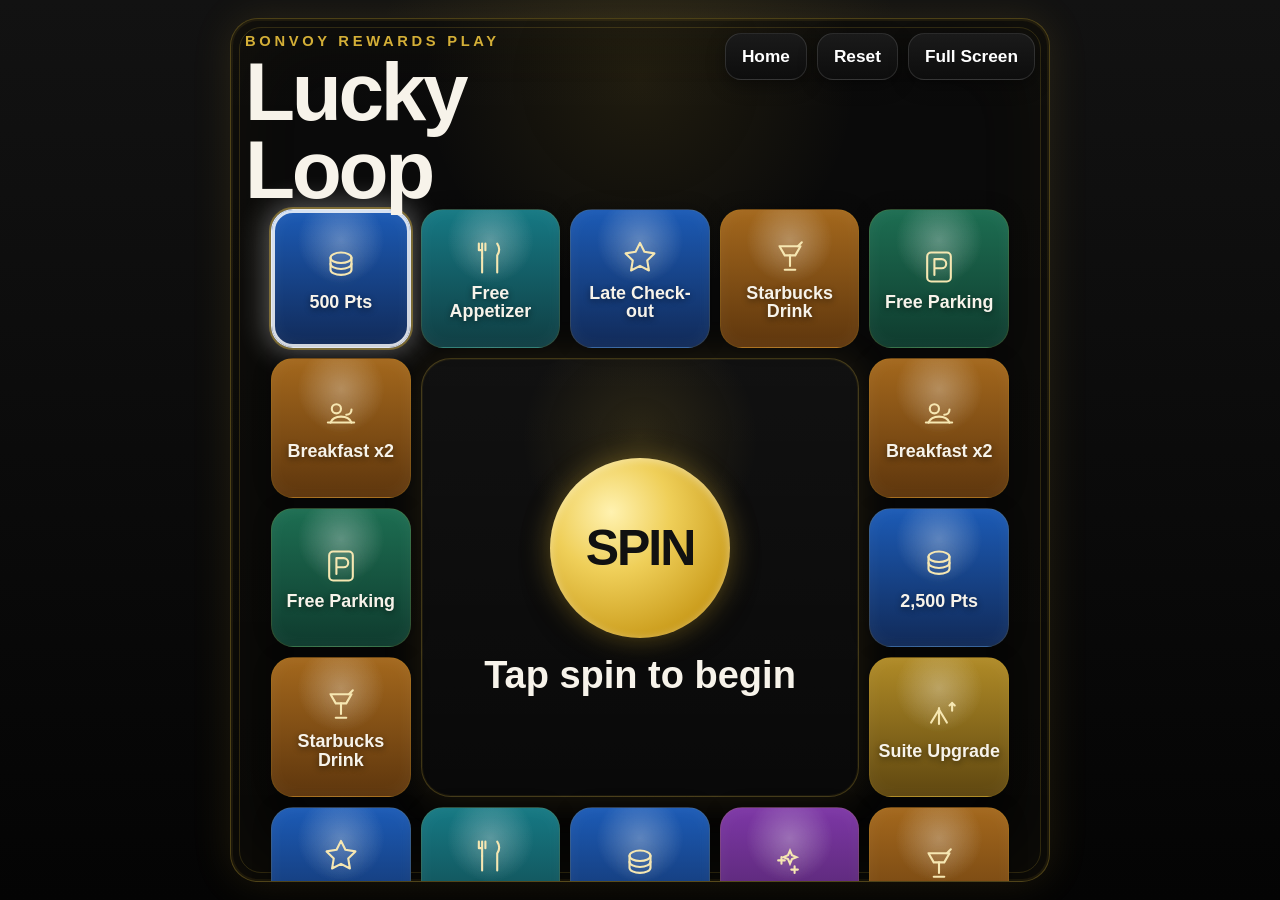
<file: lucky-loop.html>
<!DOCTYPE html>
<html lang="en"><head><meta charset="UTF-8"><meta name="viewport" content="width=device-width, initial-scale=1.0"><title>Lucky Loop</title>
<style>
:root{--gold:#d4af37;--gold2:#f1df93;--text:#f7f3ea;--muted:#d0c7b7}*{box-sizing:border-box}html,body{height:100%;margin:0}body{font-family:Arial,Helvetica,sans-serif;color:var(--text);background:radial-gradient(circle at 50% 10%, rgba(212,175,55,.14), transparent 26%),linear-gradient(180deg,#121212 0%,#040404 100%);overflow:hidden}.screen{min-height:100%;padding:10px;display:grid;place-items:center}.frame{width:min(96vw,820px);height:min(96vh,1480px);border-radius:28px;border:1px solid rgba(212,175,55,.34);box-shadow:0 0 0 2px rgba(212,175,55,.08) inset,0 0 40px rgba(212,175,55,.12),inset 0 0 90px rgba(212,175,55,.05);background:radial-gradient(circle at 50% 7%, rgba(212,175,55,.11), transparent 24%),linear-gradient(180deg, rgba(255,255,255,.02), rgba(255,255,255,0)),#060606;position:relative;overflow:hidden;padding:14px 14px 18px;display:grid;grid-template-rows:auto 1fr auto}.frame:before{content:'';position:absolute;inset:8px;border-radius:22px;border:1px solid rgba(212,175,55,.18);pointer-events:none}.top{display:flex;justify-content:space-between;align-items:flex-start;gap:12px;z-index:2}.eyebrow{color:var(--gold);font-weight:800;letter-spacing:.25em;text-transform:uppercase;font-size:clamp(12px,1.15vw,18px);margin-bottom:4px}.title{margin:0;line-height:.95;letter-spacing:-.04em;font-size:clamp(44px,6.4vw,84px);font-weight:900}.controls{display:flex;gap:10px;flex-wrap:wrap;justify-content:flex-end}.btn{border:1px solid rgba(255,255,255,.12);background:linear-gradient(180deg,#1a1a1a,#0d0d0d);color:#fff;border-radius:16px;padding:12px 16px;font-weight:800;font-size:clamp(14px,1.35vw,22px);cursor:pointer;box-shadow:0 6px 18px rgba(0,0,0,.35)}.main{display:grid;grid-template-rows:1fr auto;align-items:center;justify-items:center;gap:10px}.board{width:min(92vw,82vh);height:min(92vw,82vh);display:grid;grid-template-columns:repeat(5,1fr);grid-template-rows:repeat(5,1fr);gap:10px}.tile{position:relative;border-radius:22px;overflow:hidden;border:1px solid rgba(212,175,55,.16);box-shadow:inset 0 0 18px rgba(255,255,255,.05),0 0 18px rgba(0,0,0,.28);padding:8px;display:grid;place-items:center;text-align:center}.tile:before{content:'';position:absolute;inset:0;background:radial-gradient(circle at 50% 22%, rgba(255,255,255,.16), transparent 34%);pointer-events:none}.tile .inner{display:grid;justify-items:center;align-content:center;gap:5px;position:relative;z-index:2}.tile .icon{width:42px;height:42px;color:#f6e7b2;filter:drop-shadow(0 0 10px rgba(246,231,178,.15))}.tile .label{font-weight:900;line-height:1.02;font-size:clamp(11px,1.4vw,18px);text-shadow:0 2px 6px rgba(0,0,0,.48)}.tile.active{border-color:rgba(255,255,255,.9);box-shadow:0 0 0 3px rgba(255,255,255,.82) inset,0 0 0 2px rgba(212,175,55,.45),0 0 28px 6px rgba(255,255,255,.32),inset 0 0 18px rgba(255,255,255,.08),0 0 18px rgba(0,0,0,.28);animation:pulse .85s infinite}@keyframes pulse{0%,100%{transform:scale(1)}50%{transform:scale(1.03)}}.center{grid-column:2/span 3;grid-row:2/span 3;border-radius:30px;display:grid;place-items:center;text-align:center;padding:10px;background:radial-gradient(circle at 50% 18%, rgba(212,175,55,.14), transparent 28%), linear-gradient(180deg, rgba(255,255,255,.03), rgba(255,255,255,0)), #090909;border:1px solid rgba(212,175,55,.28);box-shadow:0 0 0 1px rgba(212,175,55,.08) inset,0 0 40px rgba(212,175,55,.12)}.action-btn{width:min(26vw,180px);height:min(26vw,180px);min-width:120px;min-height:120px;border:none;border-radius:50%;font-size:clamp(28px,4vw,50px);font-weight:900;letter-spacing:-.04em;cursor:pointer;color:#111;background:radial-gradient(circle at 34% 30%, #fff2b0 0%, #efcf59 34%, #c99a19 78%, #9a7410 100%);box-shadow:0 0 28px rgba(212,175,55,.42), inset 0 2px 10px rgba(255,255,255,.45), 0 10px 30px rgba(0,0,0,.45)}.action-btn.stop{background:radial-gradient(circle at 34% 30%, #ffb8b8 0%, #ef6464 34%, #ad2727 78%, #621010 100%);color:#fff;box-shadow:0 0 28px rgba(220,80,80,.34), inset 0 2px 10px rgba(255,255,255,.25), 0 10px 30px rgba(0,0,0,.45)}.status{text-align:center}.mini{color:var(--gold);font-weight:800;letter-spacing:.28em;text-transform:uppercase;font-size:clamp(11px,1vw,16px);margin-bottom:4px}.headline{font-size:clamp(34px,5.7vw,74px);font-weight:900;line-height:.92;margin:0 12px;text-shadow:0 3px 12px rgba(0,0,0,.45)}.sub{color:var(--muted);font-size:clamp(15px,1.8vw,26px);margin-top:10px}.footer{display:grid;justify-items:center;gap:10px;padding-bottom:2px}.footer img{max-width:min(60vw,420px);width:100%;height:auto;opacity:.96}.footer-note{font-size:clamp(12px,1.15vw,18px);color:#d6d0c3;text-align:center}.overlay{position:absolute;inset:0;background:rgba(0,0,0,.86);display:none;align-items:center;justify-content:center;padding:28px;z-index:40}.overlay.show{display:flex}.overlay-card{width:min(90%, 920px);border-radius:34px;border:1px solid rgba(212,175,55,.36);background:radial-gradient(circle at 50% 22%, rgba(212,175,55,.18), transparent 34%), linear-gradient(180deg, rgba(255,255,255,.03), rgba(255,255,255,0)), #080808;box-shadow:0 0 0 1px rgba(212,175,55,.08) inset,0 0 40px rgba(212,175,55,.16);padding:42px 28px;text-align:center;position:relative;overflow:hidden}.overlay-icon{width:92px;height:92px;margin:0 auto 18px;color:var(--gold2)}.winner{font-size:clamp(48px,10vw,142px);font-weight:900;line-height:.88;margin:0;letter-spacing:-.04em;text-shadow:0 0 18px rgba(255,245,200,.18)}.congrats{color:var(--gold2);font-size:clamp(24px,3.1vw,48px);font-weight:900;letter-spacing:.26em;text-transform:uppercase;margin-top:14px}.prize{font-size:clamp(34px,6vw,84px);font-weight:900;line-height:1;margin-top:24px}.returning{color:#ddd5c9;font-size:clamp(18px,2.2vw,30px);margin-top:18px}.confetti-wrap{position:absolute;inset:0;pointer-events:none;overflow:hidden;z-index:100}.confetti{position:absolute;top:-20px;width:10px;height:18px;border-radius:3px;opacity:.9;animation:fall linear forwards}@keyframes fall{to{transform:translateY(120vh) rotate(720deg);opacity:.92}}.accent-blue{background:radial-gradient(circle at 50% 22%, rgba(255,255,255,.16), transparent 34%),linear-gradient(180deg,#1c5bb6,#112a58)}.accent-teal{background:radial-gradient(circle at 50% 22%, rgba(255,255,255,.16), transparent 34%),linear-gradient(180deg,#167984,#103e43)}.accent-amber{background:radial-gradient(circle at 50% 22%, rgba(255,255,255,.16), transparent 34%),linear-gradient(180deg,#a4681d,#5e360d)}.accent-plum{background:radial-gradient(circle at 50% 22%, rgba(255,255,255,.16), transparent 34%),linear-gradient(180deg,#7d37a6,#48215e)}.accent-emerald{background:radial-gradient(circle at 50% 22%, rgba(255,255,255,.16), transparent 34%),linear-gradient(180deg,#1d6e52,#0f3b2e)}.accent-gold{background:radial-gradient(circle at 50% 22%, rgba(255,255,255,.16), transparent 34%),linear-gradient(180deg,#b08b27,#5f4710)} svg{width:100%;height:100%}
</style></head><body>
<div class="screen"><div class="frame"><div class="top"><div><div class="eyebrow">Bonvoy Rewards Play</div><h1 class="title">Lucky<br>Loop</h1></div><div class="controls"><button class="btn" id="homeBtn">Home</button><button class="btn" id="resetBtn">Reset</button><button class="btn" id="fsBtn">Full Screen</button></div></div><div class="main"><div id="board" class="board"></div><div class="status"><div class="mini">Lucky Loop</div><div id="headline" class="headline">Tap spin to begin</div><div id="sub" class="sub">Stop the loop to reveal the prize</div></div></div><div class="footer"><img src="BONVOY_LOGO_2C_REV_RGB.png" alt="Marriott Bonvoy"><div id="footerNote" class="footer-note">Ready to play</div></div><div id="overlay" class="overlay"><div class="overlay-card"><div id="overlayIcon" class="overlay-icon"></div><h2 class="winner">WINNER</h2><div class="congrats">Congratulations</div><div id="overlayPrize" class="prize">Prize</div><div class="returning" data-return-text>Returning in 6s</div></div></div></div></div>
<script>
const PRIZE_CSV="https://docs.google.com/spreadsheets/d/e/2PACX-1vSghLINBiTIV-kBxQ1W5tHwMFTdJg_8SS5ut_EcagFvcszr0FLLUmV8k5gQUR7YKA/pub?gid=966349411&single=true&output=csv";const SETTINGS_KEY='bonvoyRewardsPlaySettingsV2';const DEFAULT_SETTINGS={soundOn:true,popupSeconds:6,afterWinAction:'menu',luckyLoopRandomPath:false};function getSettings(){try{return Object.assign({},DEFAULT_SETTINGS,JSON.parse(localStorage.getItem(SETTINGS_KEY)||'{}'))}catch{return {...DEFAULT_SETTINGS}}}function parseCsvLine(line){const r=[];let c='',q=false;for(let i=0;i<line.length;i++){const ch=line[i],n=line[i+1];if(ch==='"'){if(q&&n==='"'){c+='"';i++}else q=!q}else if(ch===','&&!q){r.push(c.trim());c=''}else c+=ch}r.push(c.trim());return r}function normalize(s){return String(s||'').trim().toLowerCase()}function shortenPrize(label){return String(label).replace(/\bPoints\b/ig,'Pts').replace(/\bBreakfast for Two\b/ig,'Breakfast x2').replace(/\bGift Shop Snack\/Drink\b/ig,'Gift Shop').replace(/\bLate Checkout\b/ig,'Late Check-out').replace(/\s+/g,' ').trim()}function inferIconKey(label){const s=normalize(label);if(s.includes('point'))return'points';if(s.includes('appetizer')||s.includes('dining')||s.includes('dessert'))return'dining';if(s.includes('drink')||s.includes('voucher')||s.includes('bar'))return'drink';if(s.includes('coffee')||s.includes('starbucks'))return'coffee';if(s.includes('breakfast'))return'breakfast';if(s.includes('parking'))return'parking';if(s.includes('club'))return'mclub';if(s.includes('upgrade')||s.includes('suite'))return'upgrade';if(s.includes('gift')||s.includes('snack box'))return'gift';if(s.includes('spin again')||s.includes('double'))return'bonus';if(s.includes('surprise')||s.includes('mystery'))return'surprise';return'star'}function inferAccent(label){const s=normalize(label);if(s.includes('point'))return'blue';if(s.includes('appetizer')||s.includes('dining'))return'teal';if(s.includes('drink')||s.includes('coffee')||s.includes('breakfast')||s.includes('dessert'))return'amber';if(s.includes('parking'))return'emerald';if(s.includes('club')||s.includes('upgrade')||s.includes('suite'))return'gold';if(s.includes('spin again')||s.includes('double'))return'plum';return'blue'}async function loadPrizeMaster(){const fb=['500 Points','Free Appetizer','Late Checkout','Starbucks Drink','Free Parking','Breakfast for Two','2,500 Points','Suite Upgrade','Gift Shop Snack/Drink','Spin Again'].map(label=>({label,short:shortenPrize(label),icon:inferIconKey(label),accent:inferAccent(label)}));try{const res=await fetch(PRIZE_CSV,{cache:'no-store'});const txt=await res.text();const lines=txt.replace(/^\uFEFF/,'').trim().split(/\r?\n/).filter(Boolean);if(!lines.length)return fb;const headers=parseCsvLine(lines[0]).map(normalize);const iActive=headers.indexOf('active'),iLabel=headers.indexOf('prize label');const out=[];for(const line of lines.slice(1)){const cols=parseCsvLine(line);const active=iActive>=0?normalize(cols[iActive]):'yes';const label=(cols[iLabel>=0?iLabel:1]||cols[0]||'').trim();if(!label)continue;if(iActive>=0&&!['yes','true','1','y'].includes(active))continue;out.push({label,short:shortenPrize(label),icon:inferIconKey(label),accent:inferAccent(label)})}return out.length?out:fb}catch{return fb}}function fullScreenToggle(){if(!document.fullscreenElement)document.documentElement.requestFullscreen().catch(()=>{});else document.exitFullscreen().catch(()=>{})}function iconSvg(key){const common='viewBox="0 0 64 64" aria-hidden="true"';const i={points:`<svg ${common}><g fill="none" stroke="currentColor" stroke-width="3.2" stroke-linecap="round" stroke-linejoin="round"><ellipse cx="32" cy="18" rx="16" ry="8"/><path d="M16 18v18c0 4.4 7.2 8 16 8s16-3.6 16-8V18"/><path d="M16 27c0 4.4 7.2 8 16 8s16-3.6 16-8"/></g></svg>`,star:`<svg ${common}><path fill="none" stroke="currentColor" stroke-width="3.2" stroke-linejoin="round" d="M32 9l6.7 13.6L54 25l-11 10.7 2.6 15.3L32 44l-13.6 7 2.6-15.3L10 25l15.3-2.4z"/></svg>`,gift:`<svg ${common}><g fill="none" stroke="currentColor" stroke-width="3.2" stroke-linecap="round" stroke-linejoin="round"><rect x="12" y="24" width="40" height="26" rx="4"/><path d="M32 24v26M12 33h40"/><path d="M32 24s-11-2-11-8c0-3 2.4-5 5.4-5 4.2 0 5.6 5.2 5.6 5.2S33.4 11 37.6 11C40.6 11 43 13 43 16c0 6-11 8-11 8z"/></g></svg>`,surprise:`<svg ${common}><g fill="none" stroke="currentColor" stroke-width="3.2" stroke-linecap="round"><path d="M32 11v14M32 39v14M11 32h14M39 32h14"/><path d="M18 18l6 6M40 40l6 6M46 18l-6 6M24 40l-6 6"/></g></svg>`,dining:`<svg ${common}><g fill="none" stroke="currentColor" stroke-width="3.2" stroke-linecap="round" stroke-linejoin="round"><path d="M20 10v22M15 10v10M20 20h-5M25 10v10"/><path d="M43 10c4 6 4 12 0 18v26"/><path d="M20 32v22"/></g></svg>`,drink:`<svg ${common}><g fill="none" stroke="currentColor" stroke-width="3.2" stroke-linecap="round" stroke-linejoin="round"><path d="M16 14h32l-8 14H24z"/><path d="M32 28v16"/><path d="M24 50h16"/><path d="M44 14l6-6"/></g></svg>`,coffee:`<svg ${common}><g fill="none" stroke="currentColor" stroke-width="3.2" stroke-linecap="round" stroke-linejoin="round"><path d="M16 22h26v14a10 10 0 0 1-10 10H26a10 10 0 0 1-10-10z"/><path d="M42 25h4a7 7 0 0 1 0 14h-4"/><path d="M22 12c0 4 4 4 4 8M30 12c0 4 4 4 4 8"/></g></svg>`,breakfast:`<svg ${common}><g fill="none" stroke="currentColor" stroke-width="3.2" stroke-linecap="round" stroke-linejoin="round"><path d="M16 42c5-12 27-12 32 0"/><path d="M12 42h40"/><path d="M25 28a7 7 0 1 1 0-14 7 7 0 0 1 0 14z"/><path d="M40 30c5 0 8-3.4 8-8"/></g></svg>`,parking:`<svg ${common}><g fill="none" stroke="currentColor" stroke-width="3.2" stroke-linecap="round" stroke-linejoin="round"><rect x="14" y="10" width="36" height="44" rx="6"/><path d="M25 44V20h11a7 7 0 0 1 0 14H25"/></g></svg>`,mclub:`<svg ${common}><path fill="none" stroke="currentColor" stroke-width="3.2" stroke-linecap="round" stroke-linejoin="round" d="M12 46h40l-4-24-12 10-8-14-8 14-8-10z"/></svg>`,upgrade:`<svg ${common}><g fill="none" stroke="currentColor" stroke-width="3.2" stroke-linecap="round" stroke-linejoin="round"><path d="M20 42l12-20 12 20"/><path d="M32 20v24"/><path d="M48 16l4-4m0 0l4 4m-4-4v12"/></g></svg>`,bonus:`<svg ${common}><g fill="none" stroke="currentColor" stroke-width="3.2" stroke-linecap="round"><path d="M19 20v10M14 25h10M39 34v10M34 39h10"/><path d="M32 10l3 7 7 3-7 3-3 7-3-7-7-3 7-3z"/></g></svg>`};return i[key]||i.star}function confettiBurst(target){const wrap=document.createElement('div');wrap.className='confetti-wrap';for(let i=0;i<80;i++){const p=document.createElement('span');p.className='confetti';p.style.left=Math.random()*100+'%';p.style.animationDelay=(Math.random()*.35)+'s';p.style.animationDuration=(1.8+Math.random()*1.1)+'s';p.style.background=['#d4af37','#f1df93','#b07a1c','#1d5e90','#1f766a','#7b38a3'][Math.floor(Math.random()*6)];wrap.appendChild(p)}target.appendChild(wrap);setTimeout(()=>wrap.remove(),3400)}function scheduleAfterWin(closeFn){const s=getSettings();let r=Math.max(1,Number(s.popupSeconds)||6);const el=document.querySelector('[data-return-text]');if(el)el.textContent=`${s.afterWinAction==='menu'?'Returning to menu':'Returning to game'} in ${r}s`;const t=setInterval(()=>{r--;if(r<=0){clearInterval(t);closeFn()}else if(el)el.textContent=`${s.afterWinAction==='menu'?'Returning to menu':'Returning to game'} in ${r}s`},1000);return t}
const N=5;const ring=[];for(let c=0;c<N;c++)ring.push(c);for(let r=1;r<N;r++)ring.push(r*N+N-1);for(let c=N-2;c>=0;c--)ring.push((N-1)*N+c);for(let r=N-2;r>=1;r--)ring.push(r*N);let prizes=[],ringPrizes=[],active=0,spinning=false,stopRequested=false,speed=120,stopCountdown=0,spinTimer=null,winTimer=null;const board=document.getElementById('board'),headline=document.getElementById('headline'),sub=document.getElementById('sub'),footerNote=document.getElementById('footerNote'),overlay=document.getElementById('overlay'),overlayIcon=document.getElementById('overlayIcon'),overlayPrize=document.getElementById('overlayPrize');const tiles=new Map();function renderBoard(){board.innerHTML='';tiles.clear();for(let i=0;i<25;i++){const r=Math.floor(i/5),c=i%5,inCenter=r>=1&&r<=3&&c>=1&&c<=3;if(inCenter&&r===1&&c===1){const center=document.createElement('div');center.className='center';center.innerHTML='<div><button id="actionBtn" class="action-btn">SPIN</button><div style="margin-top:16px;font-size:clamp(22px,3vw,38px);font-weight:900" id="centerStatus">Tap spin to begin</div></div>';board.appendChild(center);continue}if(inCenter)continue;const p=ringPrizes[ring.indexOf(i)]||{label:'Prize',icon:'star',accent:'blue',short:'Prize'};const tile=document.createElement('div');tile.className='tile accent-'+p.accent;tile.innerHTML='<div class="inner"><div class="icon">'+iconSvg(p.icon)+'</div><div class="label">'+(p.short||shortenPrize(p.label))+'</div></div>';board.appendChild(tile);tiles.set(i,tile)}bindCenter();updateActive()}function bindCenter(){const btn=document.getElementById('actionBtn'),status=document.getElementById('centerStatus');if(!btn)return;btn.textContent=spinning?'STOP':'SPIN';btn.classList.toggle('stop',spinning);status.textContent=spinning?'':'Tap spin to begin';btn.onclick=()=>spinning?requestStop():startSpin()}function updateActive(){tiles.forEach((el,cell)=>el.classList.toggle('active',ring[active]===cell))}function setTexts(h,s,f){headline.textContent=h;sub.textContent=s;footerNote.textContent=f}function clearSpin(){if(spinTimer)clearTimeout(spinTimer);spinTimer=null}function step(){const settings=getSettings();active=settings.luckyLoopRandomPath?(()=>{let n=Math.floor(Math.random()*ring.length);if(n===active)n=(n+1)%ring.length;return n})():(active+1)%ring.length;updateActive();if(stopRequested){stopCountdown--;speed=Math.min(420,speed+75);if(stopCountdown<=0){spinning=false;stopRequested=false;clearSpin();bindCenter();showWinner(ringPrizes[active]);return}}else speed=Math.max(settings.luckyLoopRandomPath?95:60,speed-6);spinTimer=setTimeout(step,speed)}function startSpin(){if(spinning)return;spinning=true;stopRequested=false;speed=110;setTexts('Spinning…','Good luck','Loop in motion');bindCenter();clearSpin();spinTimer=setTimeout(step,speed)}function requestStop(){if(!spinning||stopRequested)return;stopRequested=true;stopCountdown=4;setTexts('Stopping…','Landing the prize','Loop slowing down');bindCenter()}function showWinner(prize){overlayIcon.innerHTML=iconSvg(prize.icon);overlayPrize.textContent=prize.label;overlay.classList.add('show');confettiBurst(overlay.querySelector('.overlay-card'));setTexts(prize.label,'Winner selected','Tap anywhere to continue');if(winTimer)clearInterval(winTimer);winTimer=scheduleAfterWin(closeWinner)}function closeWinner(){if(winTimer)clearInterval(winTimer);overlay.classList.remove('show');if(getSettings().afterWinAction==='menu')location.href='index.html';else resetGame()}function resetGame(){clearSpin();spinning=false;stopRequested=false;active=0;setTexts('Tap spin to begin','Stop the loop to reveal the prize','Ready to play');renderBoard()}document.getElementById('homeBtn').onclick=()=>location.href='index.html';document.getElementById('resetBtn').onclick=resetGame;document.getElementById('fsBtn').onclick=fullScreenToggle;overlay.onclick=closeWinner;(async()=>{prizes=await loadPrizeMaster();ringPrizes=prizes.slice(0,ring.length);while(ringPrizes.length<ring.length)ringPrizes.push(prizes[ringPrizes.length%prizes.length]);renderBoard()})();
</script></body></html>
</file>
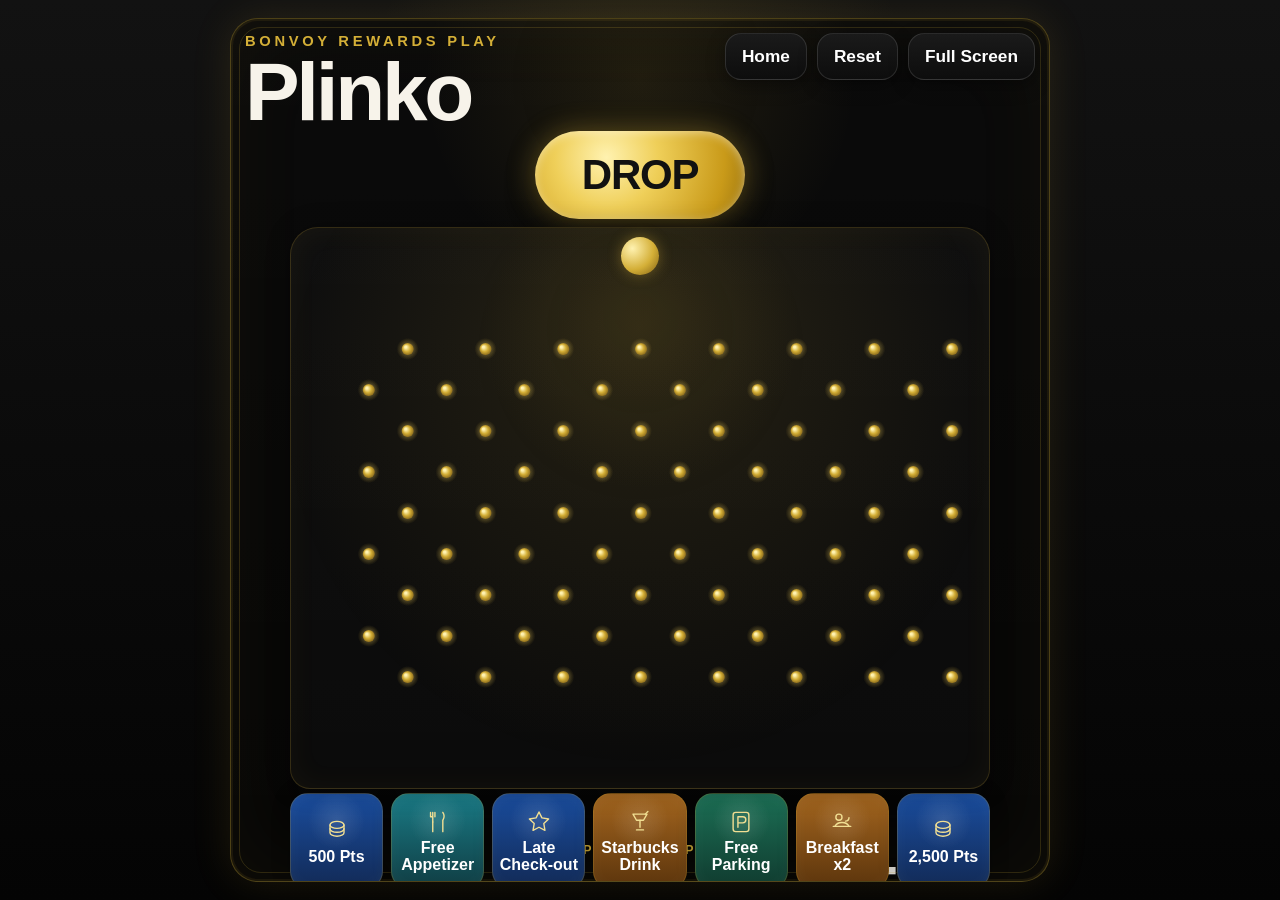
<file: plinko.html>
<!DOCTYPE html>
<html lang="en"><head><meta charset="UTF-8"><meta name="viewport" content="width=device-width, initial-scale=1.0"><title>Plinko</title>
<style>
:root{--gold:#d4af37;--gold2:#f1df93;--text:#f7f3ea;--muted:#d0c7b7}*{box-sizing:border-box}html,body{height:100%;margin:0}body{font-family:Arial,Helvetica,sans-serif;color:var(--text);background:radial-gradient(circle at 50% 10%, rgba(212,175,55,.14), transparent 26%),linear-gradient(180deg,#121212 0%,#040404 100%);overflow:hidden}.screen{min-height:100%;padding:10px;display:grid;place-items:center}.frame{width:min(96vw,820px);height:min(96vh,1480px);border-radius:28px;border:1px solid rgba(212,175,55,.34);box-shadow:0 0 0 2px rgba(212,175,55,.08) inset,0 0 40px rgba(212,175,55,.12),inset 0 0 90px rgba(212,175,55,.05);background:radial-gradient(circle at 50% 7%, rgba(212,175,55,.11), transparent 24%),linear-gradient(180deg, rgba(255,255,255,.02), rgba(255,255,255,0)),#060606;position:relative;overflow:hidden;padding:14px 14px 18px;display:grid;grid-template-rows:auto 1fr auto}.frame:before{content:'';position:absolute;inset:8px;border-radius:22px;border:1px solid rgba(212,175,55,.18);pointer-events:none}.top{display:flex;justify-content:space-between;align-items:flex-start;gap:12px;z-index:2}.eyebrow{color:var(--gold);font-weight:800;letter-spacing:.25em;text-transform:uppercase;font-size:clamp(12px,1.15vw,18px);margin-bottom:4px}.title{margin:0;line-height:.95;letter-spacing:-.04em;font-size:clamp(44px,6.4vw,84px);font-weight:900}.controls{display:flex;gap:10px;flex-wrap:wrap;justify-content:flex-end}.btn{border:1px solid rgba(255,255,255,.12);background:linear-gradient(180deg,#1a1a1a,#0d0d0d);color:#fff;border-radius:16px;padding:12px 16px;font-weight:800;font-size:clamp(14px,1.35vw,22px);cursor:pointer;box-shadow:0 6px 18px rgba(0,0,0,.35)}.main{display:grid;grid-template-rows:auto 1fr auto;align-items:center;justify-items:center;gap:10px}.drop-btn{border:none;border-radius:999px;background:radial-gradient(circle at 34% 30%, #fff2b0 0%, #efcf59 34%, #c99a19 78%, #9a7410 100%);color:#111;font-weight:900;letter-spacing:-.03em;font-size:clamp(24px,4vw,42px);width:min(30vw,210px);height:min(12vw,88px);min-width:150px;min-height:64px;box-shadow:0 0 28px rgba(212,175,55,.4), inset 0 2px 10px rgba(255,255,255,.45), 0 10px 30px rgba(0,0,0,.45);cursor:pointer}.board-wrap{width:min(88vw,700px);height:min(67vh,980px);position:relative;display:grid;grid-template-rows:1fr auto;gap:10px;align-items:end}.drop-zone{position:absolute;top:8px;left:50%;transform:translateX(-50%);width:38px;height:38px;border-radius:50%;background:radial-gradient(circle at 30% 30%, #fff2b0, #d4af37 56%, #7f5e12 100%);box-shadow:0 0 14px rgba(212,175,55,.4);z-index:5}.playfield{position:relative;border-radius:28px 28px 20px 20px;background:radial-gradient(circle at 50% 18%, rgba(212,175,55,.08), transparent 28%), linear-gradient(180deg, rgba(255,255,255,.02), rgba(255,255,255,0)), #0b0b0b;border:1px solid rgba(212,175,55,.2);box-shadow:inset 0 0 30px rgba(212,175,55,.05), 0 0 24px rgba(0,0,0,.3);overflow:hidden;min-height:560px}canvas{width:100%;height:100%;display:block}.buckets{display:grid;grid-template-columns:repeat(7,1fr);gap:8px;margin-top:-6px}.bucket{border-radius:18px;min-height:96px;border:1px solid rgba(212,175,55,.22);box-shadow:inset 0 0 16px rgba(255,255,255,.04), 0 0 18px rgba(0,0,0,.3);display:grid;place-items:center;padding:8px 6px;text-align:center;font-weight:800;color:#fff;line-height:1.04;font-size:clamp(12px,1.25vw,18px)}.bucket .i{width:28px;height:28px;color:#f1df93;margin:0 auto 4px}.accent-blue{background:radial-gradient(circle at 50% 28%, rgba(255,255,255,.12), transparent 35%), linear-gradient(180deg,#1a4d9e,#122a56)}.accent-teal{background:radial-gradient(circle at 50% 28%, rgba(255,255,255,.12), transparent 35%), linear-gradient(180deg,#1a7b86,#103d43)}.accent-amber{background:radial-gradient(circle at 50% 28%, rgba(255,255,255,.12), transparent 35%), linear-gradient(180deg,#a4661f,#5b340c)}.accent-plum{background:radial-gradient(circle at 50% 28%, rgba(255,255,255,.12), transparent 35%), linear-gradient(180deg,#7d36a0,#48205d)}.accent-emerald{background:radial-gradient(circle at 50% 28%, rgba(255,255,255,.12), transparent 35%), linear-gradient(180deg,#1c6f55,#103b2f)}.accent-gold{background:radial-gradient(circle at 50% 28%, rgba(255,255,255,.12), transparent 35%), linear-gradient(180deg,#a78320,#5d4610)}.status{text-align:center}.mini{color:var(--gold);font-weight:800;letter-spacing:.28em;text-transform:uppercase;font-size:clamp(11px,1vw,16px);margin-bottom:4px}.headline{font-size:clamp(34px,5.7vw,74px);font-weight:900;line-height:.92;margin:0 12px;text-shadow:0 3px 12px rgba(0,0,0,.45)}.sub{color:var(--muted);font-size:clamp(15px,1.8vw,26px);margin-top:10px}.footer{display:grid;justify-items:center;gap:10px;padding-bottom:2px}.footer img{max-width:min(60vw,420px);width:100%;height:auto;opacity:.96}.footer-note{font-size:clamp(12px,1.15vw,18px);color:#d6d0c3;text-align:center}.overlay{position:absolute;inset:0;background:rgba(0,0,0,.86);display:none;align-items:center;justify-content:center;padding:28px;z-index:40}.overlay.show{display:flex}.overlay-card{width:min(90%, 920px);border-radius:34px;border:1px solid rgba(212,175,55,.36);background:radial-gradient(circle at 50% 22%, rgba(212,175,55,.18), transparent 34%), linear-gradient(180deg, rgba(255,255,255,.03), rgba(255,255,255,0)), #080808;box-shadow:0 0 0 1px rgba(212,175,55,.08) inset,0 0 40px rgba(212,175,55,.16);padding:42px 28px;text-align:center;position:relative;overflow:hidden}.overlay-icon{width:92px;height:92px;margin:0 auto 18px;color:var(--gold2)}.winner{font-size:clamp(48px,10vw,142px);font-weight:900;line-height:.88;margin:0;letter-spacing:-.04em;text-shadow:0 0 18px rgba(255,245,200,.18)}.congrats{color:var(--gold2);font-size:clamp(24px,3.1vw,48px);font-weight:900;letter-spacing:.26em;text-transform:uppercase;margin-top:14px}.prize{font-size:clamp(34px,6vw,84px);font-weight:900;line-height:1;margin-top:24px}.returning{color:#ddd5c9;font-size:clamp(18px,2.2vw,30px);margin-top:18px}.confetti-wrap{position:absolute;inset:0;pointer-events:none;overflow:hidden;z-index:100}.confetti{position:absolute;top:-20px;width:10px;height:18px;border-radius:3px;opacity:.9;animation:fall linear forwards}@keyframes fall{to{transform:translateY(120vh) rotate(720deg);opacity:.92}}svg{width:100%;height:100%}
</style></head><body>
<div class="screen"><div class="frame"><div class="top"><div><div class="eyebrow">Bonvoy Rewards Play</div><h1 class="title">Plinko</h1></div><div class="controls"><button class="btn" id="homeBtn">Home</button><button class="btn" id="resetBtn">Reset</button><button class="btn" id="fsBtn">Full Screen</button></div></div><div class="main"><button class="drop-btn" id="dropBtn">DROP</button><div class="board-wrap"><div class="drop-zone"></div><div class="playfield"><canvas id="board"></canvas></div><div class="buckets" id="buckets"></div></div><div class="status"><div class="mini">Prize Drop</div><div id="headline" class="headline">Tap drop to begin</div><div id="sub" class="sub">Single ball · equal buckets · center hits less often</div></div></div><div class="footer"><img src="BONVOY_LOGO_2C_REV_RGB.png" alt="Marriott Bonvoy"><div id="footerNote" class="footer-note">Ready to play</div></div><div id="overlay" class="overlay"><div class="overlay-card"><div id="overlayIcon" class="overlay-icon"></div><h2 class="winner">WINNER</h2><div class="congrats">Congratulations</div><div id="overlayPrize" class="prize">Prize</div><div class="returning" data-return-text>Returning in 6s</div></div></div></div></div>
<script>
const PRIZE_CSV="https://docs.google.com/spreadsheets/d/e/2PACX-1vSghLINBiTIV-kBxQ1W5tHwMFTdJg_8SS5ut_EcagFvcszr0FLLUmV8k5gQUR7YKA/pub?gid=966349411&single=true&output=csv";const SETTINGS_KEY='bonvoyRewardsPlaySettingsV2';const DEFAULT_SETTINGS={soundOn:true,popupSeconds:6,afterWinAction:'menu',luckyLoopRandomPath:false};function getSettings(){try{return Object.assign({},DEFAULT_SETTINGS,JSON.parse(localStorage.getItem(SETTINGS_KEY)||'{}'))}catch{return {...DEFAULT_SETTINGS}}}function parseCsvLine(line){const r=[];let c='',q=false;for(let i=0;i<line.length;i++){const ch=line[i],n=line[i+1];if(ch==='"'){if(q&&n==='"'){c+='"';i++}else q=!q}else if(ch===','&&!q){r.push(c.trim());c=''}else c+=ch}r.push(c.trim());return r}function normalize(s){return String(s||'').trim().toLowerCase()}function shortenPrize(label){return String(label).replace(/\bPoints\b/ig,'Pts').replace(/\bBreakfast for Two\b/ig,'Breakfast x2').replace(/\bGift Shop Snack\/Drink\b/ig,'Gift Shop').replace(/\bLate Checkout\b/ig,'Late Check-out').replace(/\s+/g,' ').trim()}function inferIconKey(label){const s=normalize(label);if(s.includes('point'))return'points';if(s.includes('appetizer')||s.includes('dining')||s.includes('dessert'))return'dining';if(s.includes('drink')||s.includes('voucher')||s.includes('bar'))return'drink';if(s.includes('coffee')||s.includes('starbucks'))return'coffee';if(s.includes('breakfast'))return'breakfast';if(s.includes('parking'))return'parking';if(s.includes('club'))return'mclub';if(s.includes('upgrade')||s.includes('suite'))return'upgrade';if(s.includes('gift')||s.includes('snack box'))return'gift';if(s.includes('spin again')||s.includes('double'))return'bonus';if(s.includes('surprise')||s.includes('mystery'))return'surprise';return'star'}function inferAccent(label){const s=normalize(label);if(s.includes('point'))return'blue';if(s.includes('appetizer')||s.includes('dining'))return'teal';if(s.includes('drink')||s.includes('coffee')||s.includes('breakfast')||s.includes('dessert'))return'amber';if(s.includes('parking'))return'emerald';if(s.includes('club')||s.includes('upgrade')||s.includes('suite'))return'gold';if(s.includes('spin again')||s.includes('double'))return'plum';return'blue'}async function loadPrizeMaster(){const fb=['500 Points','Free Appetizer','Late Checkout','Starbucks Drink','Free Parking','Breakfast for Two','2,500 Points'].map(label=>({label,short:shortenPrize(label),icon:inferIconKey(label),accent:inferAccent(label)}));try{const res=await fetch(PRIZE_CSV,{cache:'no-store'});const txt=await res.text();const lines=txt.replace(/^\uFEFF/,'').trim().split(/\r?\n/).filter(Boolean);if(!lines.length)return fb;const headers=parseCsvLine(lines[0]).map(normalize);const iActive=headers.indexOf('active'),iLabel=headers.indexOf('prize label');const out=[];for(const line of lines.slice(1)){const cols=parseCsvLine(line);const active=iActive>=0?normalize(cols[iActive]):'yes';const label=(cols[iLabel>=0?iLabel:1]||cols[0]||'').trim();if(!label)continue;if(iActive>=0&&!['yes','true','1','y'].includes(active))continue;out.push({label,short:shortenPrize(label),icon:inferIconKey(label),accent:inferAccent(label)})}return (out.length?out:fb).slice(0,7)}catch{return fb}}function fullScreenToggle(){if(!document.fullscreenElement)document.documentElement.requestFullscreen().catch(()=>{});else document.exitFullscreen().catch(()=>{})}function iconSvg(key){const common='viewBox="0 0 64 64" aria-hidden="true"';const i={points:`<svg ${common}><g fill="none" stroke="currentColor" stroke-width="3.2" stroke-linecap="round" stroke-linejoin="round"><ellipse cx="32" cy="18" rx="16" ry="8"/><path d="M16 18v18c0 4.4 7.2 8 16 8s16-3.6 16-8V18"/><path d="M16 27c0 4.4 7.2 8 16 8s16-3.6 16-8"/></g></svg>`,star:`<svg ${common}><path fill="none" stroke="currentColor" stroke-width="3.2" stroke-linejoin="round" d="M32 9l6.7 13.6L54 25l-11 10.7 2.6 15.3L32 44l-13.6 7 2.6-15.3L10 25l15.3-2.4z"/></svg>`,dining:`<svg ${common}><g fill="none" stroke="currentColor" stroke-width="3.2" stroke-linecap="round" stroke-linejoin="round"><path d="M20 10v22M15 10v10M20 20h-5M25 10v10"/><path d="M43 10c4 6 4 12 0 18v26"/><path d="M20 32v22"/></g></svg>`,drink:`<svg ${common}><g fill="none" stroke="currentColor" stroke-width="3.2" stroke-linecap="round" stroke-linejoin="round"><path d="M16 14h32l-8 14H24z"/><path d="M32 28v16"/><path d="M24 50h16"/><path d="M44 14l6-6"/></g></svg>`,coffee:`<svg ${common}><g fill="none" stroke="currentColor" stroke-width="3.2" stroke-linecap="round" stroke-linejoin="round"><path d="M16 22h26v14a10 10 0 0 1-10 10H26a10 10 0 0 1-10-10z"/><path d="M42 25h4a7 7 0 0 1 0 14h-4"/><path d="M22 12c0 4 4 4 4 8M30 12c0 4 4 4 4 8"/></g></svg>`,breakfast:`<svg ${common}><g fill="none" stroke="currentColor" stroke-width="3.2" stroke-linecap="round" stroke-linejoin="round"><path d="M16 42c5-12 27-12 32 0"/><path d="M12 42h40"/><path d="M25 28a7 7 0 1 1 0-14 7 7 0 0 1 0 14z"/><path d="M40 30c5 0 8-3.4 8-8"/></g></svg>`,parking:`<svg ${common}><g fill="none" stroke="currentColor" stroke-width="3.2" stroke-linecap="round" stroke-linejoin="round"><rect x="14" y="10" width="36" height="44" rx="6"/><path d="M25 44V20h11a7 7 0 0 1 0 14H25"/></g></svg>`,mclub:`<svg ${common}><path fill="none" stroke="currentColor" stroke-width="3.2" stroke-linecap="round" stroke-linejoin="round" d="M12 46h40l-4-24-12 10-8-14-8 14-8-10z"/></svg>`,upgrade:`<svg ${common}><g fill="none" stroke="currentColor" stroke-width="3.2" stroke-linecap="round" stroke-linejoin="round"><path d="M20 42l12-20 12 20"/><path d="M32 20v24"/><path d="M48 16l4-4m0 0l4 4m-4-4v12"/></g></svg>`};return i[key]||i.star}function confettiBurst(target){const wrap=document.createElement('div');wrap.className='confetti-wrap';for(let i=0;i<80;i++){const p=document.createElement('span');p.className='confetti';p.style.left=Math.random()*100+'%';p.style.animationDelay=(Math.random()*.35)+'s';p.style.animationDuration=(1.8+Math.random()*1.1)+'s';p.style.background=['#d4af37','#f1df93','#b07a1c','#1d5e90','#1f766a','#7b38a3'][Math.floor(Math.random()*6)];wrap.appendChild(p)}target.appendChild(wrap);setTimeout(()=>wrap.remove(),3400)}function scheduleAfterWin(closeFn){const s=getSettings();let r=Math.max(1,Number(s.popupSeconds)||6);const el=document.querySelector('[data-return-text]');if(el)el.textContent=`${s.afterWinAction==='menu'?'Returning to menu':'Returning to game'} in ${r}s`;const t=setInterval(()=>{r--;if(r<=0){clearInterval(t);closeFn()}else if(el)el.textContent=`${s.afterWinAction==='menu'?'Returning to menu':'Returning to game'} in ${r}s`},1000);return t}
const canvas=document.getElementById('board'),ctx=canvas.getContext('2d'),bucketsEl=document.getElementById('buckets'),headline=document.getElementById('headline'),sub=document.getElementById('sub'),footerNote=document.getElementById('footerNote'),overlay=document.getElementById('overlay'),overlayIcon=document.getElementById('overlayIcon'),overlayPrize=document.getElementById('overlayPrize');let w=0,h=0,pegs=[],prizes=[],ball=null,anim=null,dropping=false,winTimer=null;function resize(){const rect=canvas.parentElement.getBoundingClientRect(),dpr=window.devicePixelRatio||1;canvas.width=rect.width*dpr;canvas.height=rect.height*dpr;canvas.style.width=rect.width+'px';canvas.style.height=rect.height+'px';ctx.setTransform(dpr,0,0,dpr,0,0);w=rect.width;h=rect.height;buildPegs();draw()}function buildPegs(){pegs=[];const rows=9,cols=8,gapX=w/(cols+1),gapY=(h-150)/(rows+1);for(let r=0;r<rows;r++)for(let c=0;c<cols;c++){const offset=(r%2===0)?gapX/2:0,x=gapX+c*gapX+offset,y=80+gapY+r*gapY;if(x>26&&x<w-26)pegs.push({x,y,r:6})}}function weightedTargetIndex(){const weights=[16,16,16,4,16,16,16],total=weights.reduce((a,b)=>a+b,0);let r=Math.random()*total;for(let i=0;i<weights.length;i++){if(r<weights[i])return i;r-=weights[i]}return 0}function renderBuckets(){bucketsEl.innerHTML='';prizes.forEach(p=>{const div=document.createElement('div');div.className='bucket accent-'+p.accent;div.innerHTML='<div><div class="i">'+iconSvg(p.icon)+'</div><div>'+shortenPrize(p.label)+'</div></div>';bucketsEl.appendChild(div)})}function dropBall(){if(dropping)return;dropping=true;const target=weightedTargetIndex(),bw=w/7;ball={x:w/2,y:22,vx:0,vy:1.6,r:10,targetX:target*bw+bw/2};headline.textContent='Dropping…';sub.textContent='Watch the path';footerNote.textContent='Ball in motion';step()}function step(){if(!ball)return;ball.vy+=0.18;ball.x+=ball.vx;ball.y+=ball.vy;for(const peg of pegs){const dx=ball.x-peg.x,dy=ball.y-peg.y,dist=Math.hypot(dx,dy),minDist=ball.r+peg.r;if(dist<minDist){const angle=Math.atan2(dy,dx),push=minDist-dist;ball.x+=Math.cos(angle)*push;ball.y+=Math.sin(angle)*push;ball.vx+=Math.cos(angle)*1.35+(Math.random()-.5)*.7;ball.vy*=.72}}const steer=(ball.targetX-ball.x)*0.0009;ball.vx+=steer;ball.vx*=0.992;if(ball.x<ball.r){ball.x=ball.r;ball.vx*=-.55}if(ball.x>w-ball.r){ball.x=w-ball.r;ball.vx*=-.55}draw();if(ball.y>h-62){const idx=Math.max(0,Math.min(6,Math.floor(ball.x/(w/7))));showWinner(prizes[idx]);ball=null;dropping=false;return}anim=requestAnimationFrame(step)}function draw(){ctx.clearRect(0,0,w,h);const glow=ctx.createRadialGradient(w/2,80,10,w/2,180,360);glow.addColorStop(0,'rgba(212,175,55,.12)');glow.addColorStop(1,'rgba(212,175,55,0)');ctx.fillStyle=glow;ctx.fillRect(0,0,w,h);for(const peg of pegs){const g=ctx.createRadialGradient(peg.x,peg.y,1,peg.x,peg.y,11);g.addColorStop(0,'rgba(244,223,138,.55)');g.addColorStop(1,'rgba(212,175,55,0)');ctx.fillStyle=g;ctx.beginPath();ctx.arc(peg.x,peg.y,11,0,Math.PI*2);ctx.fill();const pg=ctx.createRadialGradient(peg.x-2,peg.y-2,1,peg.x,peg.y,peg.r+1);pg.addColorStop(0,'#fff2b0');pg.addColorStop(.45,'#d4af37');pg.addColorStop(1,'#7d5d15');ctx.fillStyle=pg;ctx.beginPath();ctx.arc(peg.x,peg.y,peg.r,0,Math.PI*2);ctx.fill()}if(ball){const bg=ctx.createRadialGradient(ball.x-3,ball.y-3,1,ball.x,ball.y,ball.r+2);bg.addColorStop(0,'#fff2b0');bg.addColorStop(.42,'#e6c95a');bg.addColorStop(1,'#8a6716');ctx.fillStyle=bg;ctx.shadowColor='rgba(212,175,55,.45)';ctx.shadowBlur=18;ctx.beginPath();ctx.arc(ball.x,ball.y,ball.r,0,Math.PI*2);ctx.fill();ctx.shadowBlur=0}}function showWinner(prize){overlayIcon.innerHTML=iconSvg(prize.icon);overlayPrize.textContent=prize.label;overlay.classList.add('show');confettiBurst(overlay.querySelector('.overlay-card'));headline.textContent=prize.label;sub.textContent='Winner selected';footerNote.textContent='Tap anywhere to continue';if(winTimer)clearInterval(winTimer);winTimer=scheduleAfterWin(closeWinner)}function closeWinner(){if(winTimer)clearInterval(winTimer);overlay.classList.remove('show');if(getSettings().afterWinAction==='menu')location.href='index.html';else resetGame()}function resetGame(){if(anim)cancelAnimationFrame(anim);ball=null;dropping=false;headline.textContent='Tap drop to begin';sub.textContent='Single ball · equal buckets · center hits less often';footerNote.textContent='Ready to play';draw()}document.getElementById('dropBtn').onclick=dropBall;document.getElementById('homeBtn').onclick=()=>location.href='index.html';document.getElementById('resetBtn').onclick=resetGame;document.getElementById('fsBtn').onclick=fullScreenToggle;overlay.onclick=closeWinner;window.addEventListener('resize',resize);(async()=>{prizes=await loadPrizeMaster();prizes=prizes.slice(0,7);renderBuckets();resize()})();
</script></body></html>
</file>
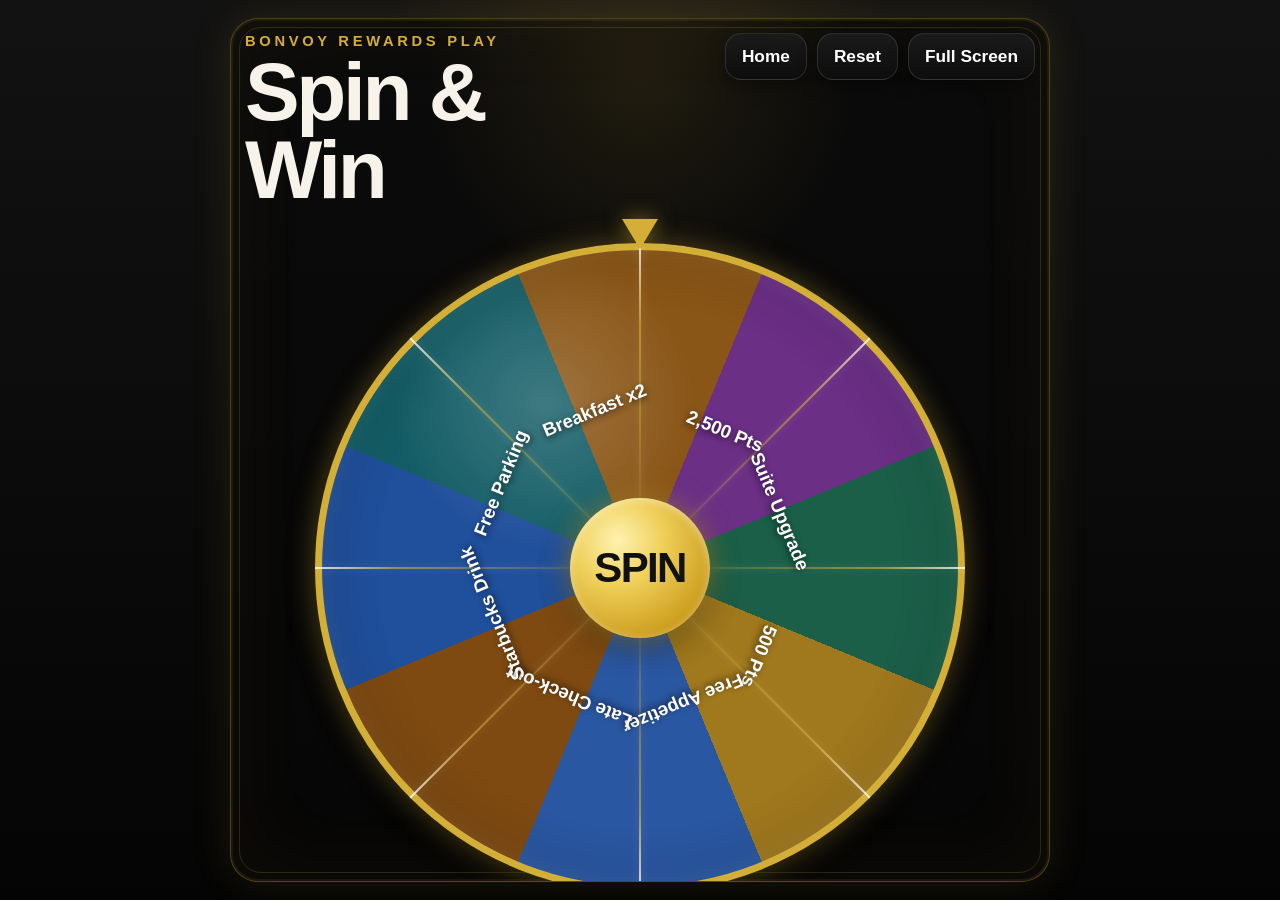
<file: spin-win.html>
<!DOCTYPE html>
<html lang="en"><head><meta charset="UTF-8"><meta name="viewport" content="width=device-width, initial-scale=1.0"><title>Spin & Win</title>
<style>
:root{--gold:#d4af37;--gold2:#f1df93;--text:#f7f3ea;--muted:#d0c7b7}*{box-sizing:border-box}html,body{height:100%;margin:0}body{font-family:Arial,Helvetica,sans-serif;color:var(--text);background:radial-gradient(circle at 50% 10%, rgba(212,175,55,.14), transparent 26%),linear-gradient(180deg,#121212 0%,#040404 100%);overflow:hidden}.screen{min-height:100%;padding:10px;display:grid;place-items:center}.frame{width:min(96vw,820px);height:min(96vh,1480px);border-radius:28px;border:1px solid rgba(212,175,55,.34);box-shadow:0 0 0 2px rgba(212,175,55,.08) inset,0 0 40px rgba(212,175,55,.12),inset 0 0 90px rgba(212,175,55,.05);background:radial-gradient(circle at 50% 7%, rgba(212,175,55,.11), transparent 24%),linear-gradient(180deg, rgba(255,255,255,.02), rgba(255,255,255,0)),#060606;position:relative;overflow:hidden;padding:14px 14px 18px;display:grid;grid-template-rows:auto 1fr auto}.frame:before{content:'';position:absolute;inset:8px;border-radius:22px;border:1px solid rgba(212,175,55,.18);pointer-events:none}.top{display:flex;justify-content:space-between;align-items:flex-start;gap:12px;z-index:2}.eyebrow{color:var(--gold);font-weight:800;letter-spacing:.25em;text-transform:uppercase;font-size:clamp(12px,1.15vw,18px);margin-bottom:4px}.title{margin:0;line-height:.95;letter-spacing:-.04em;font-size:clamp(44px,6.4vw,84px);font-weight:900}.controls{display:flex;gap:10px;flex-wrap:wrap;justify-content:flex-end}.btn{border:1px solid rgba(255,255,255,.12);background:linear-gradient(180deg,#1a1a1a,#0d0d0d);color:#fff;border-radius:16px;padding:12px 16px;font-weight:800;font-size:clamp(14px,1.35vw,22px);cursor:pointer;box-shadow:0 6px 18px rgba(0,0,0,.35)}.main{display:grid;grid-template-rows:1fr auto;align-items:center;justify-items:center;gap:10px}.wheel-panel{width:100%;display:grid;place-items:center;position:relative;padding-top:10px}.pointer{width:0;height:0;border-left:18px solid transparent;border-right:18px solid transparent;border-top:30px solid var(--gold);filter:drop-shadow(0 0 10px rgba(212,175,55,.55));margin-bottom:-6px;z-index:5}.wheel-wrap{width:min(86vw,650px);height:min(86vw,650px);position:relative;display:grid;place-items:center}.rotor{width:100%;height:100%;position:relative;border-radius:50%;transition:transform 5.2s cubic-bezier(.16,.88,.18,1)}.wheel{position:absolute;inset:0;border-radius:50%;border:7px solid var(--gold);box-shadow:0 0 28px rgba(212,175,55,.35),inset 0 0 24px rgba(255,255,255,.08),0 10px 30px rgba(0,0,0,.36);overflow:hidden;background:#111}.wheel:after{content:'';position:absolute;inset:0;border-radius:50%;background:radial-gradient(circle at 35% 24%, rgba(255,255,255,.18), transparent 24%), radial-gradient(circle at 50% 50%, transparent 58%, rgba(0,0,0,.22) 100%);pointer-events:none}.dividers{position:absolute;inset:0;border-radius:50%}.divider{position:absolute;left:50%;top:50%;width:2px;height:50%;transform-origin:bottom center;background:linear-gradient(180deg, rgba(255,255,255,.8), rgba(212,175,55,.65) 25%, rgba(0,0,0,0));box-shadow:0 0 8px rgba(255,255,255,.18)}.labels{position:absolute;inset:0}.label{position:absolute;left:50%;top:50%;transform-origin:0 0;width:42%;text-align:right;color:#fff;font-weight:900;text-shadow:0 2px 6px rgba(0,0,0,.62);font-size:clamp(12px,1.45vw,20px);line-height:1.02;padding-right:18px}.center-spin{position:absolute;width:min(20vw,140px);height:min(20vw,140px);min-width:100px;min-height:100px;border:none;border-radius:50%;cursor:pointer;z-index:6;background:radial-gradient(circle at 34% 30%, #fff2b0 0%, #efcf59 34%, #c99a19 78%, #9a7410 100%);color:#111;font-size:clamp(22px,4vw,42px);font-weight:900;letter-spacing:-.04em;box-shadow:0 0 28px rgba(212,175,55,.5),inset 0 2px 10px rgba(255,255,255,.48),0 10px 30px rgba(0,0,0,.45)}.status{text-align:center}.mini{color:var(--gold);font-weight:800;letter-spacing:.28em;text-transform:uppercase;font-size:clamp(11px,1vw,16px);margin-bottom:4px}.headline{font-size:clamp(34px,5.7vw,74px);font-weight:900;line-height:.92;margin:0 12px;text-shadow:0 3px 12px rgba(0,0,0,.45)}.sub{color:var(--muted);font-size:clamp(15px,1.8vw,26px);margin-top:10px}.footer{display:grid;justify-items:center;gap:10px;padding-bottom:2px}.footer img{max-width:min(60vw,420px);width:100%;height:auto;opacity:.96}.footer-note{font-size:clamp(12px,1.15vw,18px);color:#d6d0c3;text-align:center}.overlay{position:absolute;inset:0;background:rgba(0,0,0,.86);display:none;align-items:center;justify-content:center;padding:28px;z-index:40}.overlay.show{display:flex}.overlay-card{width:min(90%, 920px);border-radius:34px;border:1px solid rgba(212,175,55,.36);background:radial-gradient(circle at 50% 22%, rgba(212,175,55,.18), transparent 34%), linear-gradient(180deg, rgba(255,255,255,.03), rgba(255,255,255,0)), #080808;box-shadow:0 0 0 1px rgba(212,175,55,.08) inset,0 0 40px rgba(212,175,55,.16);padding:42px 28px;text-align:center;position:relative;overflow:hidden}.overlay-icon{width:92px;height:92px;margin:0 auto 18px;color:var(--gold2)}.winner{font-size:clamp(48px,10vw,142px);font-weight:900;line-height:.88;margin:0;letter-spacing:-.04em;text-shadow:0 0 18px rgba(255,245,200,.18)}.congrats{color:var(--gold2);font-size:clamp(24px,3.1vw,48px);font-weight:900;letter-spacing:.26em;text-transform:uppercase;margin-top:14px}.prize{font-size:clamp(34px,6vw,84px);font-weight:900;line-height:1;margin-top:24px}.returning{color:#ddd5c9;font-size:clamp(18px,2.2vw,30px);margin-top:18px}.confetti-wrap{position:absolute;inset:0;pointer-events:none;overflow:hidden;z-index:100}.confetti{position:absolute;top:-20px;width:10px;height:18px;border-radius:3px;opacity:.9;animation:fall linear forwards}@keyframes fall{to{transform:translateY(120vh) rotate(720deg);opacity:.92}} svg{width:100%;height:100%}
</style></head><body>
<div class="screen"><div class="frame"><div class="top"><div><div class="eyebrow">Bonvoy Rewards Play</div><h1 class="title">Spin &amp;<br>Win</h1></div><div class="controls"><button class="btn" id="homeBtn">Home</button><button class="btn" id="resetBtn">Reset</button><button class="btn" id="fsBtn">Full Screen</button></div></div><div class="main"><div class="wheel-panel"><div class="pointer"></div><div class="wheel-wrap"><div id="rotor" class="rotor"><div id="wheel" class="wheel"></div><div id="dividers" class="dividers"></div><div id="labels" class="labels"></div></div><button id="spinBtn" class="center-spin">SPIN</button></div></div><div class="status"><div class="mini">Spin &amp; Win</div><div id="headline" class="headline">Tap spin to begin</div><div id="sub" class="sub">Land the prize under the pointer</div></div></div><div class="footer"><img src="BONVOY_LOGO_2C_REV_RGB.png" alt="Marriott Bonvoy"><div id="footerNote" class="footer-note">Ready to play</div></div><div id="overlay" class="overlay"><div class="overlay-card"><div id="overlayIcon" class="overlay-icon"></div><h2 class="winner">WINNER</h2><div class="congrats">Congratulations</div><div id="overlayPrize" class="prize">Prize</div><div class="returning" data-return-text>Returning in 6s</div></div></div></div></div>
<script>
const PRIZE_CSV="https://docs.google.com/spreadsheets/d/e/2PACX-1vSghLINBiTIV-kBxQ1W5tHwMFTdJg_8SS5ut_EcagFvcszr0FLLUmV8k5gQUR7YKA/pub?gid=966349411&single=true&output=csv";const SETTINGS_KEY='bonvoyRewardsPlaySettingsV2';const DEFAULT_SETTINGS={soundOn:true,popupSeconds:6,afterWinAction:'menu',luckyLoopRandomPath:false};function getSettings(){try{return Object.assign({},DEFAULT_SETTINGS,JSON.parse(localStorage.getItem(SETTINGS_KEY)||'{}'))}catch{return {...DEFAULT_SETTINGS}}}function parseCsvLine(line){const r=[];let c='',q=false;for(let i=0;i<line.length;i++){const ch=line[i],n=line[i+1];if(ch==='"'){if(q&&n==='"'){c+='"';i++}else q=!q}else if(ch===','&&!q){r.push(c.trim());c=''}else c+=ch}r.push(c.trim());return r}function normalize(s){return String(s||'').trim().toLowerCase()}function shortenPrize(label){return String(label).replace(/\bPoints\b/ig,'Pts').replace(/\bBreakfast for Two\b/ig,'Breakfast x2').replace(/\bGift Shop Snack\/Drink\b/ig,'Gift Shop').replace(/\bLate Checkout\b/ig,'Late Check-out').replace(/\s+/g,' ').trim()}function inferIconKey(label){const s=normalize(label);if(s.includes('point'))return'points';if(s.includes('appetizer')||s.includes('dining')||s.includes('dessert'))return'dining';if(s.includes('drink')||s.includes('voucher')||s.includes('bar'))return'drink';if(s.includes('coffee')||s.includes('starbucks'))return'coffee';if(s.includes('breakfast'))return'breakfast';if(s.includes('parking'))return'parking';if(s.includes('club'))return'mclub';if(s.includes('upgrade')||s.includes('suite'))return'upgrade';if(s.includes('gift')||s.includes('snack box'))return'gift';if(s.includes('spin again')||s.includes('double'))return'bonus';if(s.includes('surprise')||s.includes('mystery'))return'surprise';return'star'}function inferAccent(label){const s=normalize(label);if(s.includes('point'))return'blue';if(s.includes('appetizer')||s.includes('dining'))return'teal';if(s.includes('drink')||s.includes('coffee')||s.includes('breakfast')||s.includes('dessert'))return'amber';if(s.includes('parking'))return'emerald';if(s.includes('club')||s.includes('upgrade')||s.includes('suite'))return'gold';if(s.includes('spin again')||s.includes('double'))return'plum';return'blue'}async function loadPrizeMaster(){const fb=['500 Points','Free Appetizer','Late Checkout','Starbucks Drink','Free Parking','Breakfast for Two','2,500 Points','Suite Upgrade','Gift Shop Snack/Drink','Spin Again'].map(label=>({label,short:shortenPrize(label),icon:inferIconKey(label),accent:inferAccent(label)}));try{const res=await fetch(PRIZE_CSV,{cache:'no-store'});const txt=await res.text();const lines=txt.replace(/^\uFEFF/,'').trim().split(/\r?\n/).filter(Boolean);if(!lines.length)return fb;const headers=parseCsvLine(lines[0]).map(normalize);const iActive=headers.indexOf('active'),iLabel=headers.indexOf('prize label');const out=[];for(const line of lines.slice(1)){const cols=parseCsvLine(line);const active=iActive>=0?normalize(cols[iActive]):'yes';const label=(cols[iLabel>=0?iLabel:1]||cols[0]||'').trim();if(!label)continue;if(iActive>=0&&!['yes','true','1','y'].includes(active))continue;out.push({label,short:shortenPrize(label),icon:inferIconKey(label),accent:inferAccent(label)})}return out.length?out:fb}catch{return fb}}function fullScreenToggle(){if(!document.fullscreenElement)document.documentElement.requestFullscreen().catch(()=>{});else document.exitFullscreen().catch(()=>{})}function iconSvg(key){const common='viewBox="0 0 64 64" aria-hidden="true"';const i={points:`<svg ${common}><g fill="none" stroke="currentColor" stroke-width="3.2" stroke-linecap="round" stroke-linejoin="round"><ellipse cx="32" cy="18" rx="16" ry="8"/><path d="M16 18v18c0 4.4 7.2 8 16 8s16-3.6 16-8V18"/><path d="M16 27c0 4.4 7.2 8 16 8s16-3.6 16-8"/></g></svg>`,star:`<svg ${common}><path fill="none" stroke="currentColor" stroke-width="3.2" stroke-linejoin="round" d="M32 9l6.7 13.6L54 25l-11 10.7 2.6 15.3L32 44l-13.6 7 2.6-15.3L10 25l15.3-2.4z"/></svg>`,gift:`<svg ${common}><g fill="none" stroke="currentColor" stroke-width="3.2" stroke-linecap="round" stroke-linejoin="round"><rect x="12" y="24" width="40" height="26" rx="4"/><path d="M32 24v26M12 33h40"/><path d="M32 24s-11-2-11-8c0-3 2.4-5 5.4-5 4.2 0 5.6 5.2 5.6 5.2S33.4 11 37.6 11C40.6 11 43 13 43 16c0 6-11 8-11 8z"/></g></svg>`,surprise:`<svg ${common}><g fill="none" stroke="currentColor" stroke-width="3.2" stroke-linecap="round"><path d="M32 11v14M32 39v14M11 32h14M39 32h14"/><path d="M18 18l6 6M40 40l6 6M46 18l-6 6M24 40l-6 6"/></g></svg>`,dining:`<svg ${common}><g fill="none" stroke="currentColor" stroke-width="3.2" stroke-linecap="round" stroke-linejoin="round"><path d="M20 10v22M15 10v10M20 20h-5M25 10v10"/><path d="M43 10c4 6 4 12 0 18v26"/><path d="M20 32v22"/></g></svg>`,drink:`<svg ${common}><g fill="none" stroke="currentColor" stroke-width="3.2" stroke-linecap="round" stroke-linejoin="round"><path d="M16 14h32l-8 14H24z"/><path d="M32 28v16"/><path d="M24 50h16"/><path d="M44 14l6-6"/></g></svg>`,coffee:`<svg ${common}><g fill="none" stroke="currentColor" stroke-width="3.2" stroke-linecap="round" stroke-linejoin="round"><path d="M16 22h26v14a10 10 0 0 1-10 10H26a10 10 0 0 1-10-10z"/><path d="M42 25h4a7 7 0 0 1 0 14h-4"/><path d="M22 12c0 4 4 4 4 8M30 12c0 4 4 4 4 8"/></g></svg>`,breakfast:`<svg ${common}><g fill="none" stroke="currentColor" stroke-width="3.2" stroke-linecap="round" stroke-linejoin="round"><path d="M16 42c5-12 27-12 32 0"/><path d="M12 42h40"/><path d="M25 28a7 7 0 1 1 0-14 7 7 0 0 1 0 14z"/><path d="M40 30c5 0 8-3.4 8-8"/></g></svg>`,parking:`<svg ${common}><g fill="none" stroke="currentColor" stroke-width="3.2" stroke-linecap="round" stroke-linejoin="round"><rect x="14" y="10" width="36" height="44" rx="6"/><path d="M25 44V20h11a7 7 0 0 1 0 14H25"/></g></svg>`,mclub:`<svg ${common}><path fill="none" stroke="currentColor" stroke-width="3.2" stroke-linecap="round" stroke-linejoin="round" d="M12 46h40l-4-24-12 10-8-14-8 14-8-10z"/></svg>`,upgrade:`<svg ${common}><g fill="none" stroke="currentColor" stroke-width="3.2" stroke-linecap="round" stroke-linejoin="round"><path d="M20 42l12-20 12 20"/><path d="M32 20v24"/><path d="M48 16l4-4m0 0l4 4m-4-4v12"/></g></svg>`,bonus:`<svg ${common}><g fill="none" stroke="currentColor" stroke-width="3.2" stroke-linecap="round"><path d="M19 20v10M14 25h10M39 34v10M34 39h10"/><path d="M32 10l3 7 7 3-7 3-3 7-3-7-7-3 7-3z"/></g></svg>`};return i[key]||i.star}function confettiBurst(target){const wrap=document.createElement('div');wrap.className='confetti-wrap';for(let i=0;i<80;i++){const p=document.createElement('span');p.className='confetti';p.style.left=Math.random()*100+'%';p.style.animationDelay=(Math.random()*.35)+'s';p.style.animationDuration=(1.8+Math.random()*1.1)+'s';p.style.background=['#d4af37','#f1df93','#b07a1c','#1d5e90','#1f766a','#7b38a3'][Math.floor(Math.random()*6)];wrap.appendChild(p)}target.appendChild(wrap);setTimeout(()=>wrap.remove(),3400)}function scheduleAfterWin(closeFn){const s=getSettings();let r=Math.max(1,Number(s.popupSeconds)||6);const el=document.querySelector('[data-return-text]');if(el)el.textContent=`${s.afterWinAction==='menu'?'Returning to menu':'Returning to game'} in ${r}s`;const t=setInterval(()=>{r--;if(r<=0){clearInterval(t);closeFn()}else if(el)el.textContent=`${s.afterWinAction==='menu'?'Returning to menu':'Returning to game'} in ${r}s`},1000);return t}
let prizes=[],display=[],spinning=false,currentRotation=0,segmentAngle=45,winTimer=null;const rotor=document.getElementById('rotor'),wheel=document.getElementById('wheel'),labels=document.getElementById('labels'),dividers=document.getElementById('dividers'),headline=document.getElementById('headline'),sub=document.getElementById('sub'),footerNote=document.getElementById('footerNote'),overlay=document.getElementById('overlay'),overlayIcon=document.getElementById('overlayIcon'),overlayPrize=document.getElementById('overlayPrize');function buildWheel(){const n=display.length;segmentAngle=360/n;const base=['#204f9b','#145d66','#8a5617','#6b2f86','#1b5f49','#a0781e','#2a57a1','#7e4a12'];const parts=[];for(let i=0;i<n;i++)parts.push(`${base[i%8]} ${i*segmentAngle}deg ${(i+1)*segmentAngle}deg`);wheel.style.background=`conic-gradient(from ${-90-segmentAngle/2}deg, ${parts.join(', ')})`;labels.innerHTML='';dividers.innerHTML='';for(let i=0;i<n;i++){const d=document.createElement('div');d.className='divider';d.style.transform=`translate(-50%,-100%) rotate(${i*segmentAngle}deg)`;dividers.appendChild(d);const l=document.createElement('div');l.className='label';l.style.transform=`translate(-2%,-50%) rotate(${i*segmentAngle}deg) translateX(12%)`;l.innerHTML=`<div style="transform:rotate(${90+segmentAngle/2}deg)">${shortenPrize(display[i].label)}</div>`;labels.appendChild(l)}}function setTexts(h,s,f){headline.textContent=h;sub.textContent=s;footerNote.textContent=f}function spinWheel(){if(spinning)return;spinning=true;spinBtn.disabled=true;setTexts('Spinning…','Good luck','Wheel in motion');const index=Math.floor(Math.random()*display.length),target=index*segmentAngle+segmentAngle/2,extra=360*6;currentRotation+=extra;const normalized=((currentRotation%360)+360)%360,delta=(360-((target+normalized)%360))%360;currentRotation+=delta;rotor.style.transform=`rotate(${currentRotation}deg)`;const done=()=>{rotor.removeEventListener('transitionend',done);spinning=false;spinBtn.disabled=false;currentRotation%=360;rotor.style.transition='none';rotor.style.transform=`rotate(${currentRotation}deg)`;requestAnimationFrame(()=>rotor.style.transition='transform 5.2s cubic-bezier(.16,.88,.18,1)');showWinner(display[index])};rotor.addEventListener('transitionend',done)}function showWinner(prize){overlayIcon.innerHTML=iconSvg(prize.icon);overlayPrize.textContent=prize.label;overlay.classList.add('show');confettiBurst(overlay.querySelector('.overlay-card'));setTexts(prize.label,'Winner selected','Tap anywhere to continue');if(winTimer)clearInterval(winTimer);winTimer=scheduleAfterWin(closeWinner)}function closeWinner(){if(winTimer)clearInterval(winTimer);overlay.classList.remove('show');if(getSettings().afterWinAction==='menu')location.href='index.html';else resetWheel()}function resetWheel(){rotor.style.transition='none';currentRotation=0;rotor.style.transform='rotate(0deg)';requestAnimationFrame(()=>rotor.style.transition='transform 5.2s cubic-bezier(.16,.88,.18,1)');setTexts('Tap spin to begin','Land the prize under the pointer','Ready to play')}document.getElementById('homeBtn').onclick=()=>location.href='index.html';document.getElementById('resetBtn').onclick=resetWheel;document.getElementById('fsBtn').onclick=fullScreenToggle;document.getElementById('spinBtn').onclick=spinWheel;overlay.onclick=closeWinner;(async()=>{prizes=await loadPrizeMaster();display=prizes.filter(p=>!/spin again/i.test(p.label)).slice(0,8);while(display.length<6)display.push(prizes[0]);display=display.slice(0,8);buildWheel()})();
</script></body></html>
</file>
